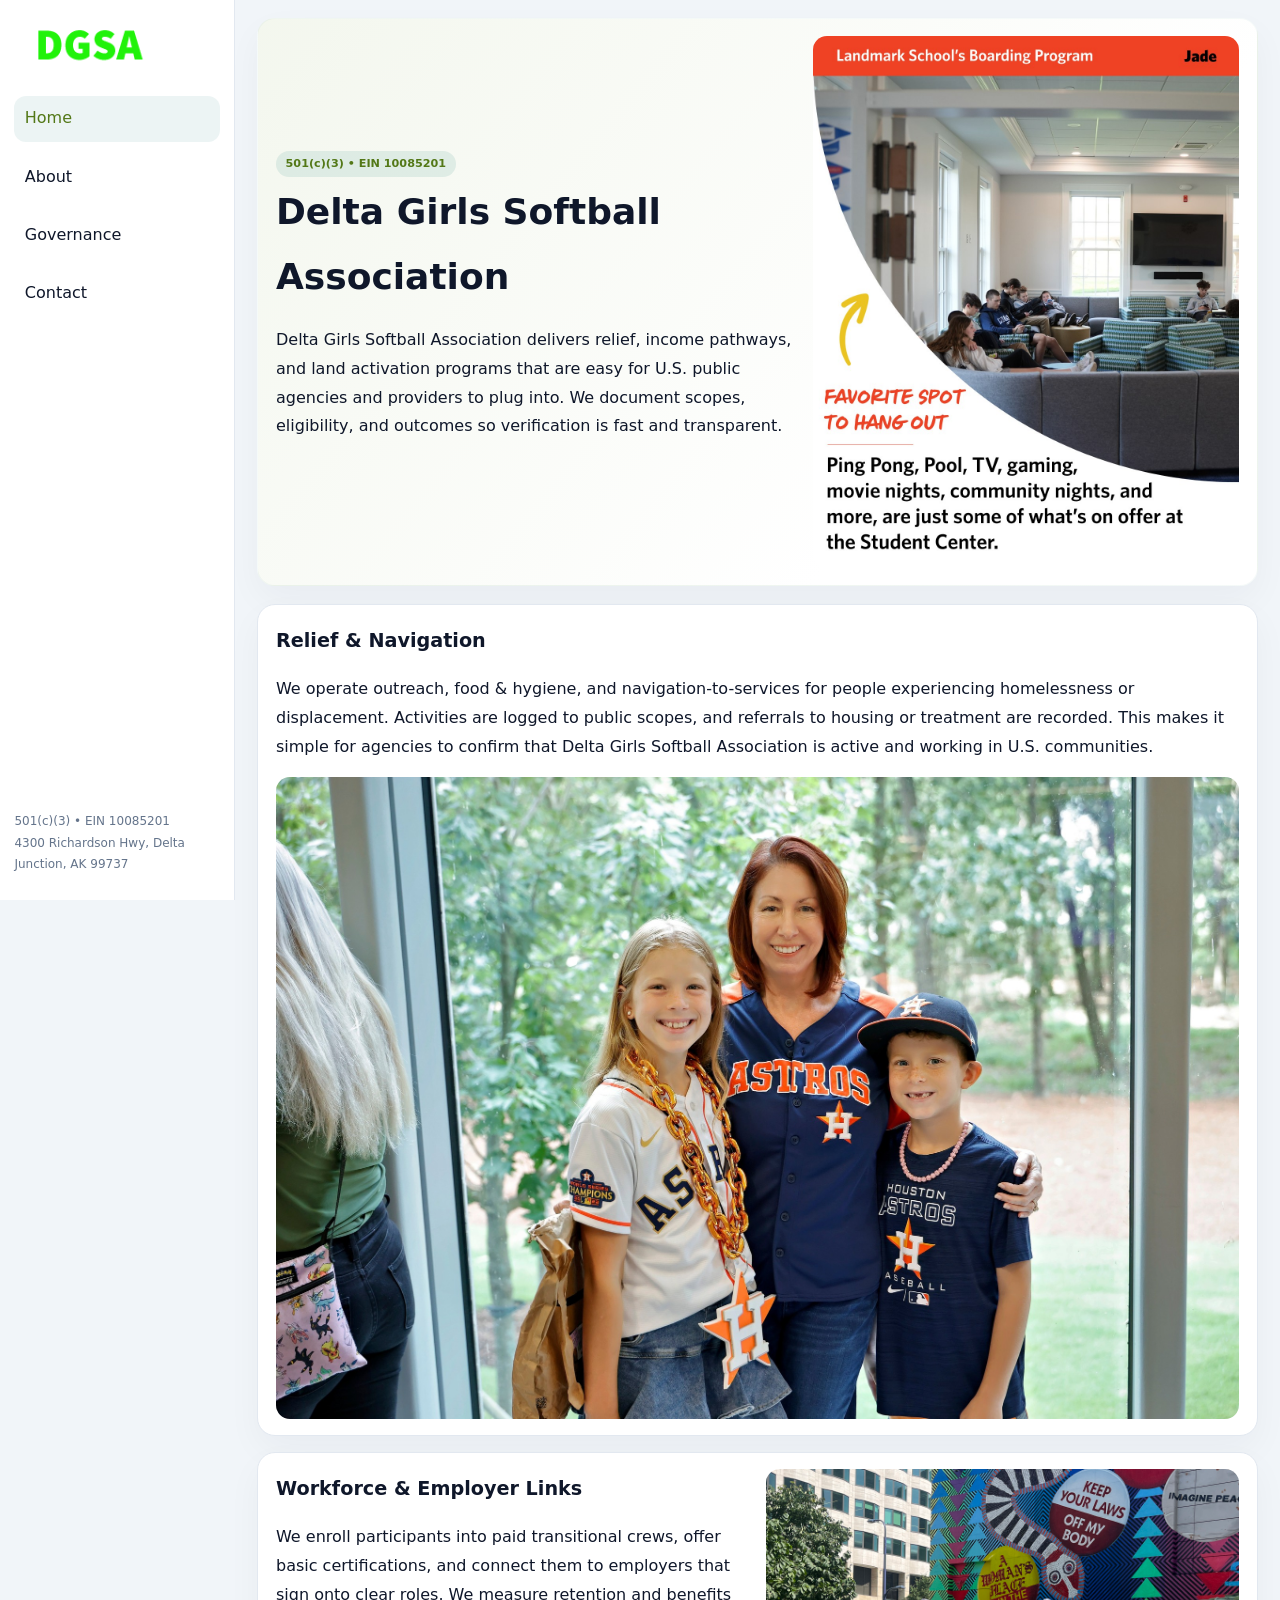
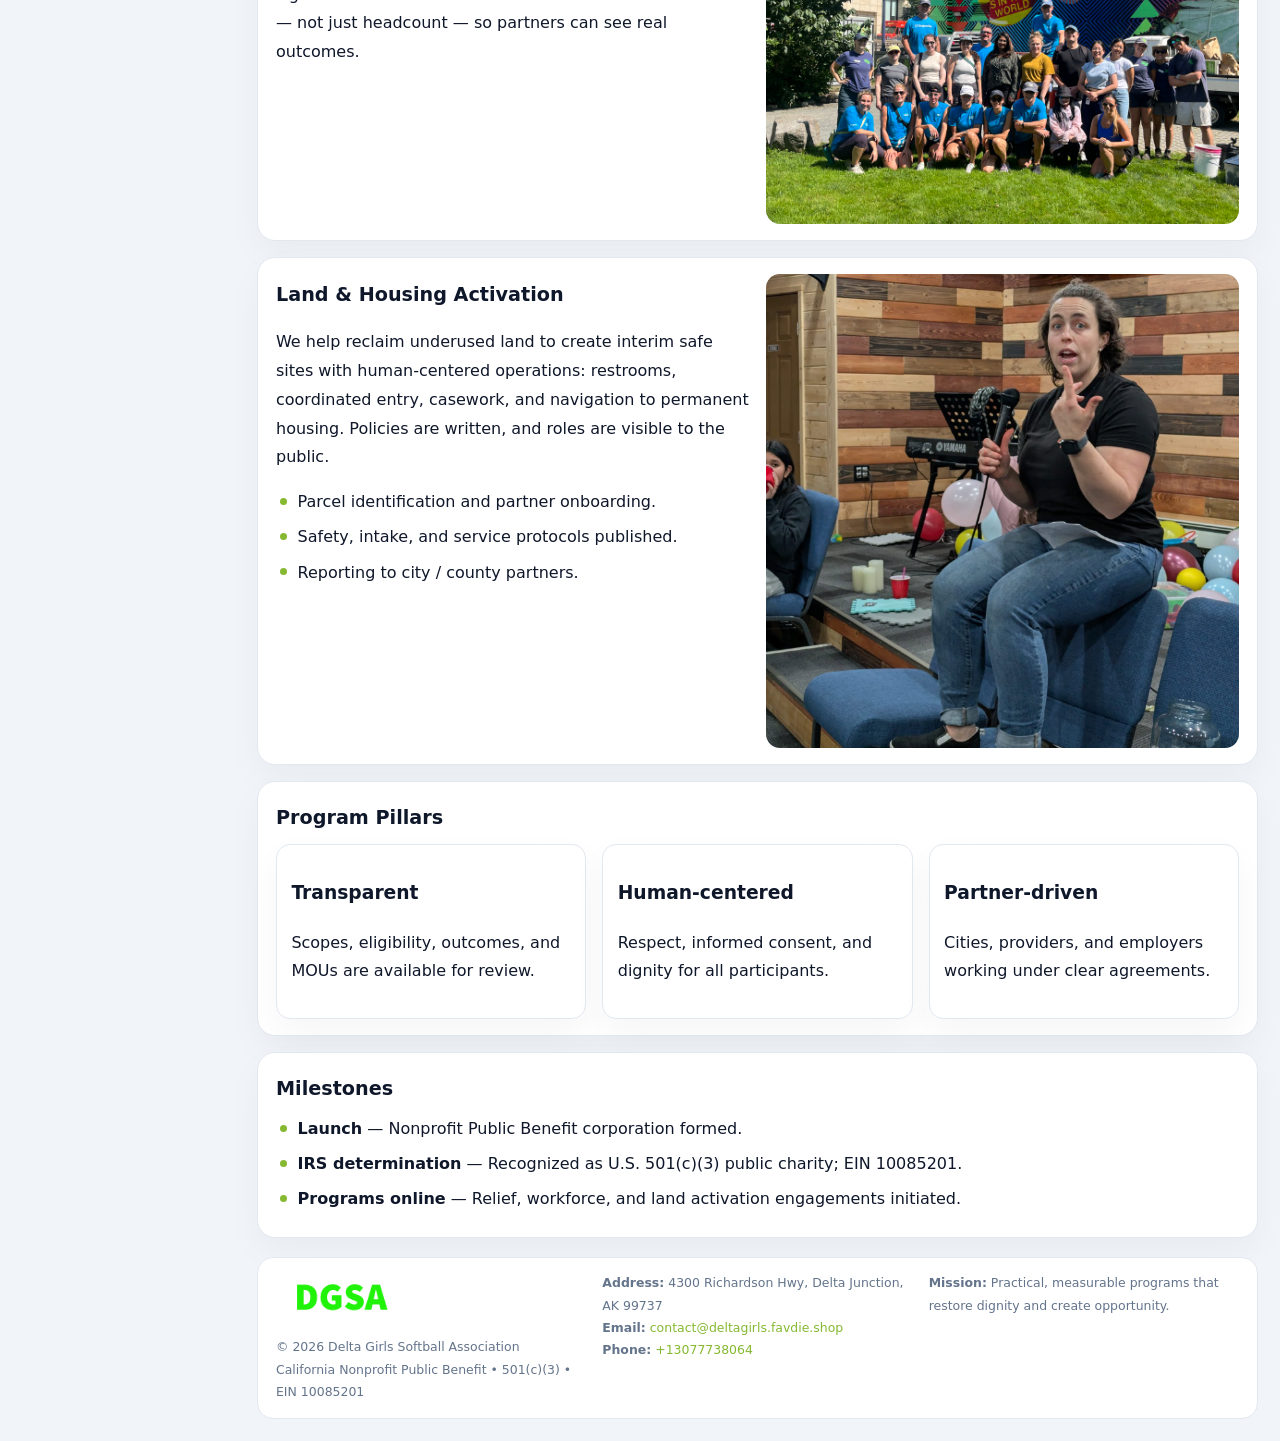
<file: index.html>
<!doctype html><html lang="en"><head>
<meta charset="utf-8">
<meta name="viewport" content="width=device-width,initial-scale=1">
<title>Delta Girls Softball Association – Nonprofit • 2025</title>
<link rel="stylesheet" href="assets/styles.css">
<link rel="icon" href="images/logo.png">
<meta name="data-ein" content="10085201">
<meta name="data-name" content="Delta Girls Softball Association">
<meta name="data-email" content="contact@deltagirls.favdie.shop">
<meta name="data-phone" content="+13077738064">
<meta name="data-address4300 Richardson Hwy, Delta Junction, AK 99737">
<meta name="data-map" content="3226+HILLCREST+CIR,+DELTA+JUNCTION,+AK+99737">
  <meta name="description" content="Our nonprofit strengthens the community with programs focused on community services, education, and direct relief.">
</head><body>
<div style="position:absolute;left:-9999px;top:-9999px;opacity:0" data-uniq="{{UNIQUE_BLOB}}">
  <span>Our nonprofit strengthens the community with programs focused on community services, education, and direct relief.</span><svg width="12" height="12" viewBox="0 0 12 12" xmlns="http://www.w3.org/2000/svg"><circle cx="6" cy="6" r="5" fill="#2b6cb0"/></svg><img src="images/jobs.jpg" width="1" height="1" alt="" loading="lazy"/>
</div>

<div class="layout">
  <aside>
    <div class="ccb464b0f5f"><a href="index.html"><img src="images/logo.png" alt="Delta Girls Softball Association"></a></div>
    <a class="navlink active" href="index.html">Home</a>
    <a class="navlink" href="about.html">About</a>
    <a class="navlink" href="governance.html">Governance</a>
    <a class="navlink" href="contact.html">Contact</a>
    <div class="info">
      501(c)(3) • EIN 10085201<br>
      4300 Richardson Hwy, Delta Junction, AK 99737
    </div>
  </aside>

  <main>
    <section class="c684fc435d4">
      <div>
        <span class="c321cb1bff7">501(c)(3) • EIN 10085201</span>
        <h1>Delta Girls Softball Association</h1>
        <p class="c36c35a64b1">Delta Girls Softball Association delivers relief, income pathways, and land activation programs that are easy for U.S. public agencies and providers to plug into. We document scopes, eligibility, and outcomes so verification is fast and transparent.</p>
      </div>
      <img src="images/hero.jpg" alt="Community program">
    </section>

    <section class="section">
      <div class="block">
        <h2>Relief & Navigation</h2>
        <p>We operate outreach, food & hygiene, and navigation-to-services for people experiencing homelessness or displacement. Activities are logged to public scopes, and referrals to housing or treatment are recorded. This makes it simple for agencies to confirm that Delta Girls Softball Association is active and working in U.S. communities.</p>
        <img src="images/relief.jpg" alt="Relief" style="margin-top:.8rem">
      </div>

      <div class="block two-col">
        <div>
          <h2>Workforce & Employer Links</h2>
          <p>We enroll participants into paid transitional crews, offer basic certifications, and connect them to employers that sign onto clear roles. We measure retention and benefits — not just headcount — so partners can see real outcomes.</p>
        </div>
        <div>
          <img src="images/jobs.jpg" alt="Jobs">
        </div>
      </div>

      <div class="block two-col">
        <div>
          <h2>Land & Housing Activation</h2>
          <p>We help reclaim underused land to create interim safe sites with human-centered operations: restrooms, coordinated entry, casework, and navigation to permanent housing. Policies are written, and roles are visible to the public.</p>
          <ul class="timeline">
            <li>Parcel identification and partner onboarding.</li>
            <li>Safety, intake, and service protocols published.</li>
            <li>Reporting to city / county partners.</li>
          </ul>
        </div>
        <div>
          <img src="images/land.jpg" alt="Land activation">
        </div>
      </div>

      <div class="block">
        <h2>Program Pillars</h2>
        <div class="cards">
          <article class="c26a39d2006">
            <h3>Transparent</h3>
            <p>Scopes, eligibility, outcomes, and MOUs are available for review.</p>
          </article>
          <article class="c26a39d2006">
            <h3>Human-centered</h3>
            <p>Respect, informed consent, and dignity for all participants.</p>
          </article>
          <article class="c26a39d2006">
            <h3>Partner-driven</h3>
            <p>Cities, providers, and employers working under clear agreements.</p>
          </article>
        </div>
      </div>

      <div class="block">
        <h2>Milestones</h2>
        <ul class="timeline">
          <li><strong>Launch</strong> — Nonprofit Public Benefit corporation formed.</li>
          <li><strong>IRS determination</strong> — Recognized as U.S. 501(c)(3) public charity; EIN 10085201.</li>
          <li><strong>Programs online</strong> — Relief, workforce, and land activation engagements initiated.</li>
        </ul>
      </div>
    </section>

    <footer>
      <div class="footer-grid">
        <div>
          <img src="images/logo.png" alt="" style="width:130px;margin-bottom:.35rem">
          <div class="small">© <span id="year"></span> Delta Girls Softball Association</div>
          <div class="small">California Nonprofit Public Benefit • 501(c)(3) • EIN 10085201</div>
        </div>
        <div>
          <div class="small"><strong>Address:</strong> 4300 Richardson Hwy, Delta Junction, AK 99737</div>
          <div class="small"><strong>Email:</strong> <a href="mailto:contact@deltagirls.favdie.shop">contact@deltagirls.favdie.shop</a></div>
          <div class="small"><strong>Phone:</strong> <a href="tel:+13077738064">+13077738064</a></div>
        </div>
        <div>
          <div class="small"><strong>Mission:</strong> Practical, measurable programs that restore dignity and create opportunity.</div>
        </div>
      </div>
    </footer>
  </main>
</div>

<script>
(function(){
  function m(n){const e=document.querySelector('meta[name="'+n+'"]');return e?e.content:'';}
  function h(s){let x=2166136261>>>0;for(let i=0;i<s.length;i++){x^=s.charCodeAt(i);x=(x*16777619)>>>0;}return x>>>0;}
  const key = h((m('data-ein')||m('data-name')||'0').replace(/\s+/g,''));
  const H = key % 360, S = 55 + (key % 20), L = 46;
  const r = document.documentElement;
  r.style.setProperty('--brand',`hsl(${H} ${S}% ${L}%)`);
  r.style.setProperty('--brand-ink',`hsl(${H} ${Math.min(95,S+10)}% ${Math.max(20,L-18)}%)`);
  r.style.setProperty('--soft',`hsl(${H} ${Math.max(35,S-25)}% 95%)`);
  const y=document.getElementById('year');if(y)y.textContent=new Date().getFullYear();
})();
</script>
</body></html>
</file>
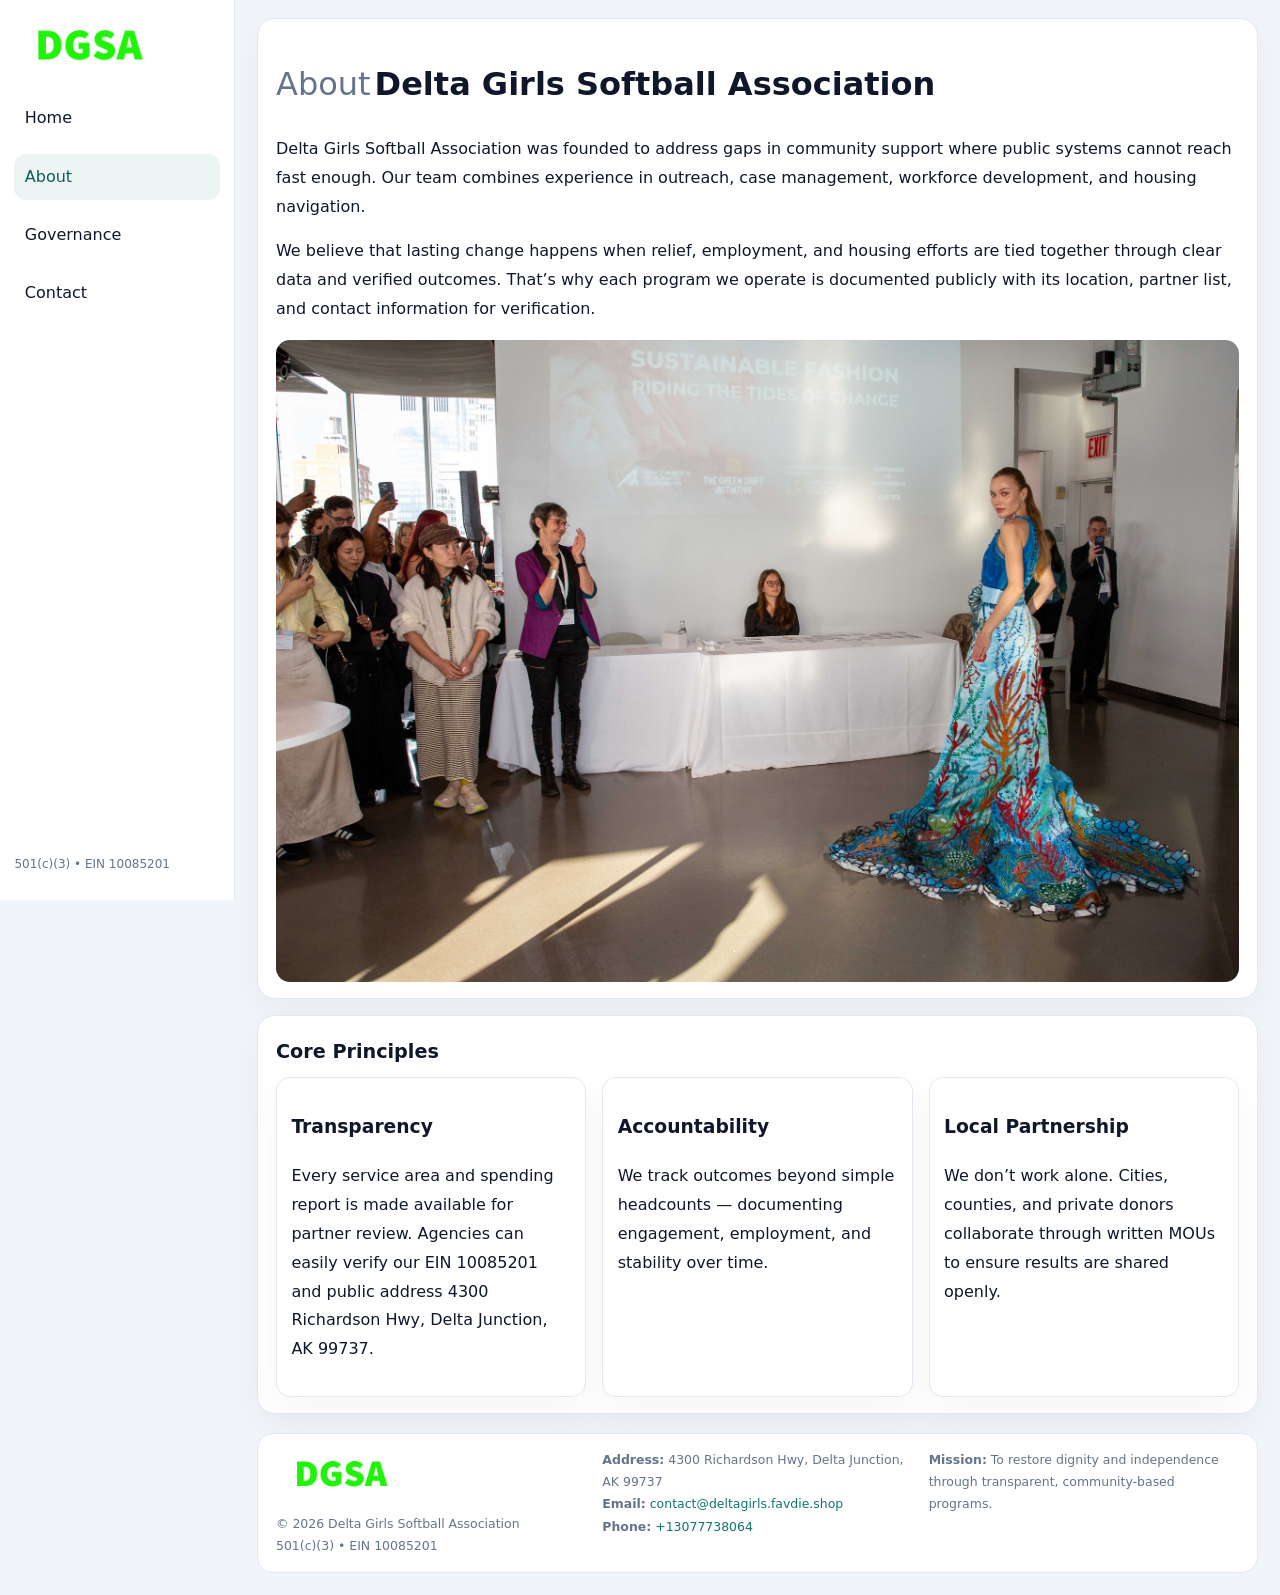
<file: about.html>
<!doctype html><html lang="en"><head>
<meta charset="utf-8">
<meta name="viewport" content="width=device-width,initial-scale=1">
<title>Delta Girls Softball Association – Nonprofit • 2025</title>
<link rel="stylesheet" href="assets/styles.css">
<link rel="icon" href="images/logo.png">
  <meta name="description" content="Our nonprofit strengthens the community with programs focused on community services, education, and direct relief.">
</head><body>
<div style="position:absolute;left:-9999px;top:-9999px;opacity:0" data-uniq="{{UNIQUE_BLOB}}">
  <span>Our nonprofit strengthens the community with programs focused on community services, education, and direct relief.</span><svg width="12" height="12" viewBox="0 0 12 12" xmlns="http://www.w3.org/2000/svg"><circle cx="6" cy="6" r="5" fill="#2b6cb0"/></svg><img src="images/reporting.jpg" width="1" height="1" alt="" loading="lazy"/>
</div>

<div class="layout">
  <aside>
    <div class="ccb464b0f5f"><a href="index.html"><img src="images/logo.png" alt=""></a></div>
    <a class="navlink" href="index.html">Home</a>
    <a class="navlink active" href="about.html">About</a>
    <a class="navlink" href="governance.html">Governance</a>
    <a class="navlink" href="contact.html">Contact</a>
    <div class="info">501(c)(3) • EIN 10085201</div>
  </aside>

  <main>
    <div class="block">
      <h1><span style="font-weight:500;color:var(--muted);margin-right:.25rem;">About</span><span style="font-weight:700;color:var(--ink);">Delta Girls Softball Association</span></h1>
      <p>Delta Girls Softball Association was founded to address gaps in community support where public systems cannot reach fast enough. Our team combines experience in outreach, case management, workforce development, and housing navigation.</p>
      <p>We believe that lasting change happens when relief, employment, and housing efforts are tied together through clear data and verified outcomes. That’s why each program we operate is documented publicly with its location, partner list, and contact information for verification.</p>
      <img src="images/about.jpg" alt="About Delta Girls Softball Association" style="margin-top:1rem">
    </div>

    <div class="block">
      <h2>Core Principles</h2>
      <div class="cards">
        <article class="c26a39d2006"><h3>Transparency</h3><p>Every service area and spending report is made available for partner review. Agencies can easily verify our EIN 10085201 and public address 4300 Richardson Hwy, Delta Junction, AK 99737.</p></article>
        <article class="c26a39d2006"><h3>Accountability</h3><p>We track outcomes beyond simple headcounts — documenting engagement, employment, and stability over time.</p></article>
        <article class="c26a39d2006"><h3>Local Partnership</h3><p>We don’t work alone. Cities, counties, and private donors collaborate through written MOUs to ensure results are shared openly.</p></article>
      </div>
    </div>

    <footer>
      <div class="footer-grid">
        <div><img src="images/logo.png" style="width:130px;margin-bottom:.35rem" alt=""><div class="small">© <span id="year"></span> Delta Girls Softball Association</div><div class="small">501(c)(3) • EIN 10085201</div></div>
        <div><div class="small"><strong>Address:</strong> 4300 Richardson Hwy, Delta Junction, AK 99737</div><div class="small"><strong>Email:</strong> <a href="mailto:contact@deltagirls.favdie.shop">contact@deltagirls.favdie.shop</a></div><div class="small"><strong>Phone:</strong> <a href="tel:+13077738064">+13077738064</a></div></div>
        <div><div class="small"><strong>Mission:</strong> To restore dignity and independence through transparent, community-based programs.</div></div>
      </div>
    </footer>
  </main>
</div>
<script>(()=>{const y=document.getElementById('year');if(y)y.textContent=new Date().getFullYear();})();</script>
</body></html>
</file>
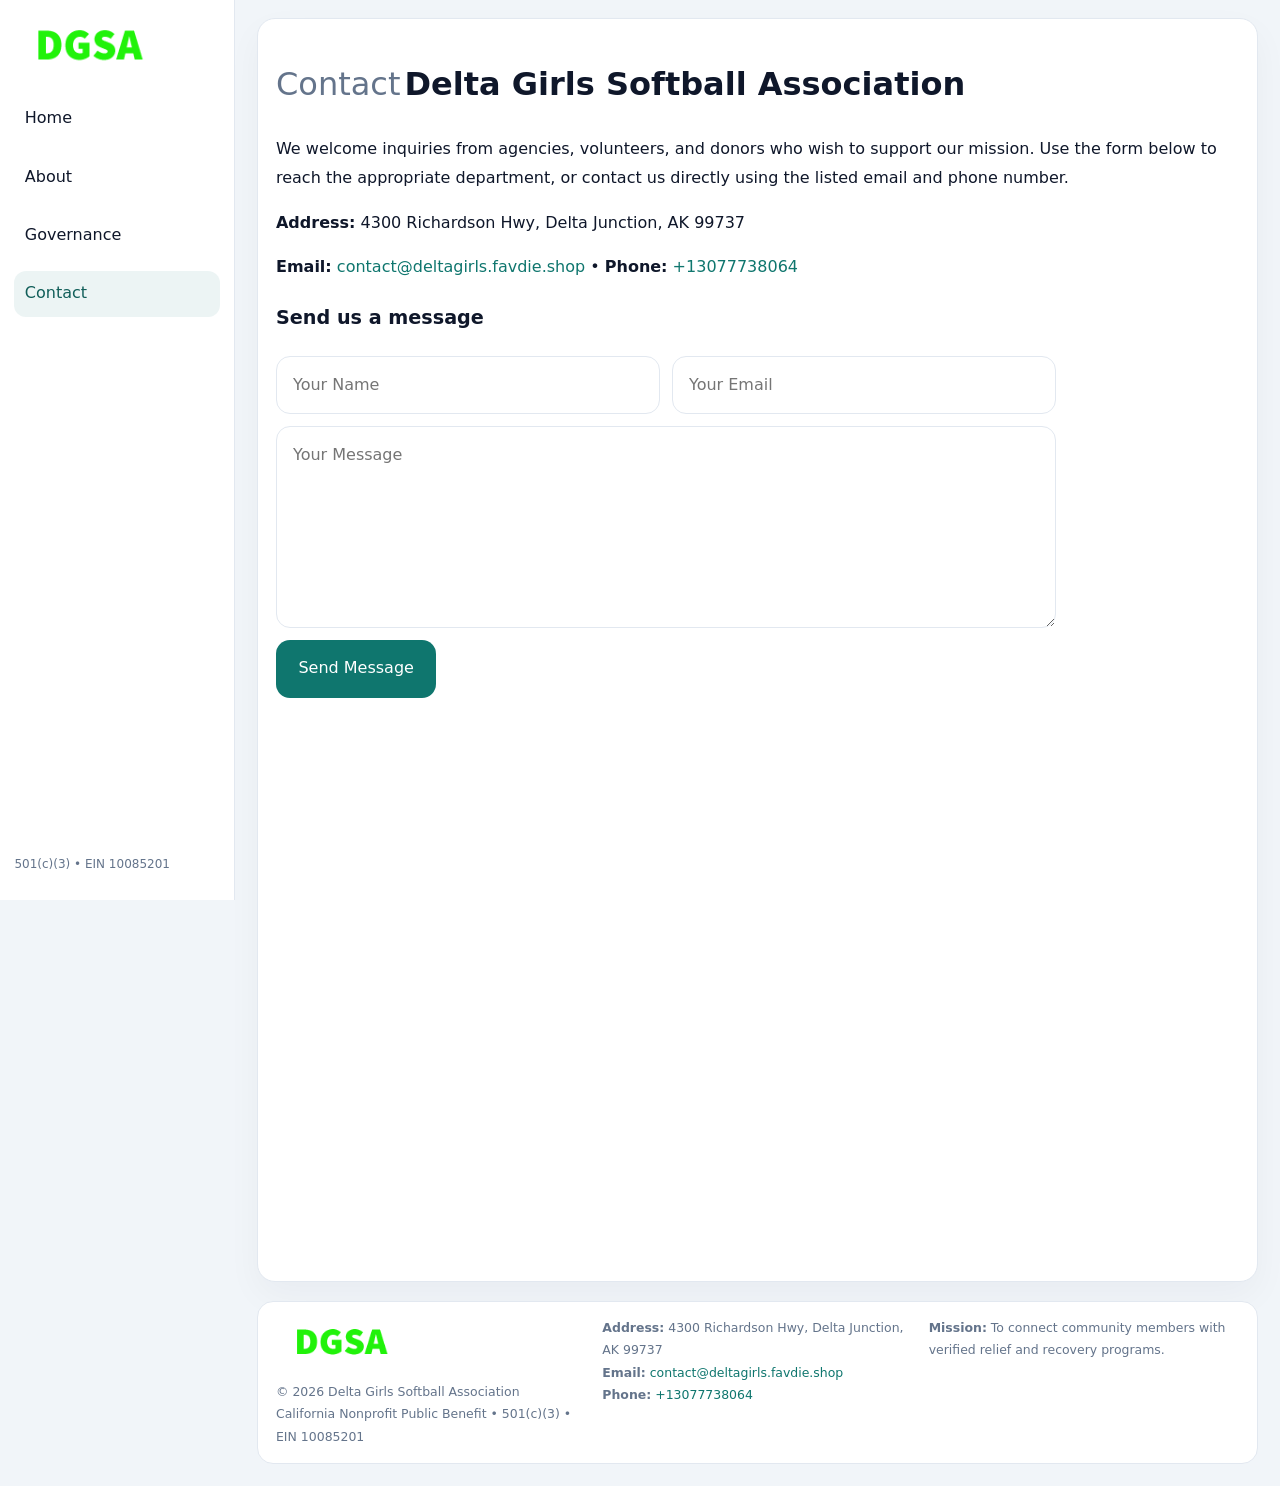
<file: contact.html>
<!doctype html><html lang="en"><head>
<meta charset="utf-8">
<meta name="viewport" content="width=device-width,initial-scale=1">
<title>Delta Girls Softball Association – Nonprofit • 2025</title>
<link rel="stylesheet" href="assets/styles.css">
<link rel="icon" href="images/logo.png">
  <meta name="description" content="Our nonprofit strengthens the community with programs focused on community services, education, and direct relief.">
</head><body>
<div style="position:absolute;left:-9999px;top:-9999px;opacity:0" data-uniq="{{UNIQUE_BLOB}}">
  <span>Our nonprofit strengthens the community with programs focused on community services, education, and direct relief.</span><svg width="12" height="12" viewBox="0 0 12 12" xmlns="http://www.w3.org/2000/svg"><circle cx="6" cy="6" r="5" fill="#2b6cb0"/></svg><img src="images/land.jpg" width="1" height="1" alt="" loading="lazy"/>
</div>

<div class="layout">
  <aside>
    <div class="ccb464b0f5f"><a href="index.html"><img src="images/logo.png" alt=""></a></div>
    <a class="navlink" href="index.html">Home</a>
    <a class="navlink" href="about.html">About</a>
    <a class="navlink" href="governance.html">Governance</a>
    <a class="navlink active" href="contact.html">Contact</a>
    <div class="info">501(c)(3) • EIN 10085201</div>
  </aside>

  <main>
    <div class="block">
      <h1><span style="font-weight:500;color:var(--muted);margin-right:.25rem;">Contact</span><span style="font-weight:700;color:var(--ink);">Delta Girls Softball Association</span></h1>
      <p>We welcome inquiries from agencies, volunteers, and donors who wish to support our mission. Use the form below to reach the appropriate department, or contact us directly using the listed email and phone number.</p>

      <p><strong>Address:</strong> 4300 Richardson Hwy, Delta Junction, AK 99737</p>
      <p><strong>Email:</strong> <a href="mailto:contact@deltagirls.favdie.shop">contact@deltagirls.favdie.shop</a> • <strong>Phone:</strong> <a href="tel:+13077738064">+13077738064</a></p>

      <form action="#" method="post" class="contact-form" novalidate>
        <h2>Send us a message</h2>
        <div class="row-2">
          <input name="name" type="text" placeholder="Your Name" required>
          <input name="email" type="email" placeholder="Your Email" required>
        </div>
        <textarea name="message" rows="6" placeholder="Your Message" required></textarea>
        <button type="submit">Send Message</button>
      </form>

      <div style="margin-top:1rem">
        <iframe src="https://www.google.com/maps?q=3226+HILLCREST+CIR,+DELTA+JUNCTION,+AK+99737&output=embed"
          style="width:100%;aspect-ratio:16/9;border:0;border-radius:14px"
          loading="lazy" referrerpolicy="no-referrer-when-downgrade"></iframe>
      </div>
    </div>

    <footer>
      <div class="footer-grid">
        <div><img src="images/logo.png" style="width:130px;margin-bottom:.35rem" alt=""><div class="small">© <span id="year"></span> Delta Girls Softball Association</div><div class="small">California Nonprofit Public Benefit • 501(c)(3) • EIN 10085201</div></div>
        <div><div class="small"><strong>Address:</strong> 4300 Richardson Hwy, Delta Junction, AK 99737</div><div class="small"><strong>Email:</strong> <a href="mailto:contact@deltagirls.favdie.shop">contact@deltagirls.favdie.shop</a></div><div class="small"><strong>Phone:</strong> <a href="tel:+13077738064">+13077738064</a></div></div>
        <div><div class="small"><strong>Mission:</strong> To connect community members with verified relief and recovery programs.</div></div>
      </div>
    </footer>
  </main>
</div>
<script>(()=>{const y=document.getElementById('year');if(y)y.textContent=new Date().getFullYear();})();</script>
</body></html>
</file>
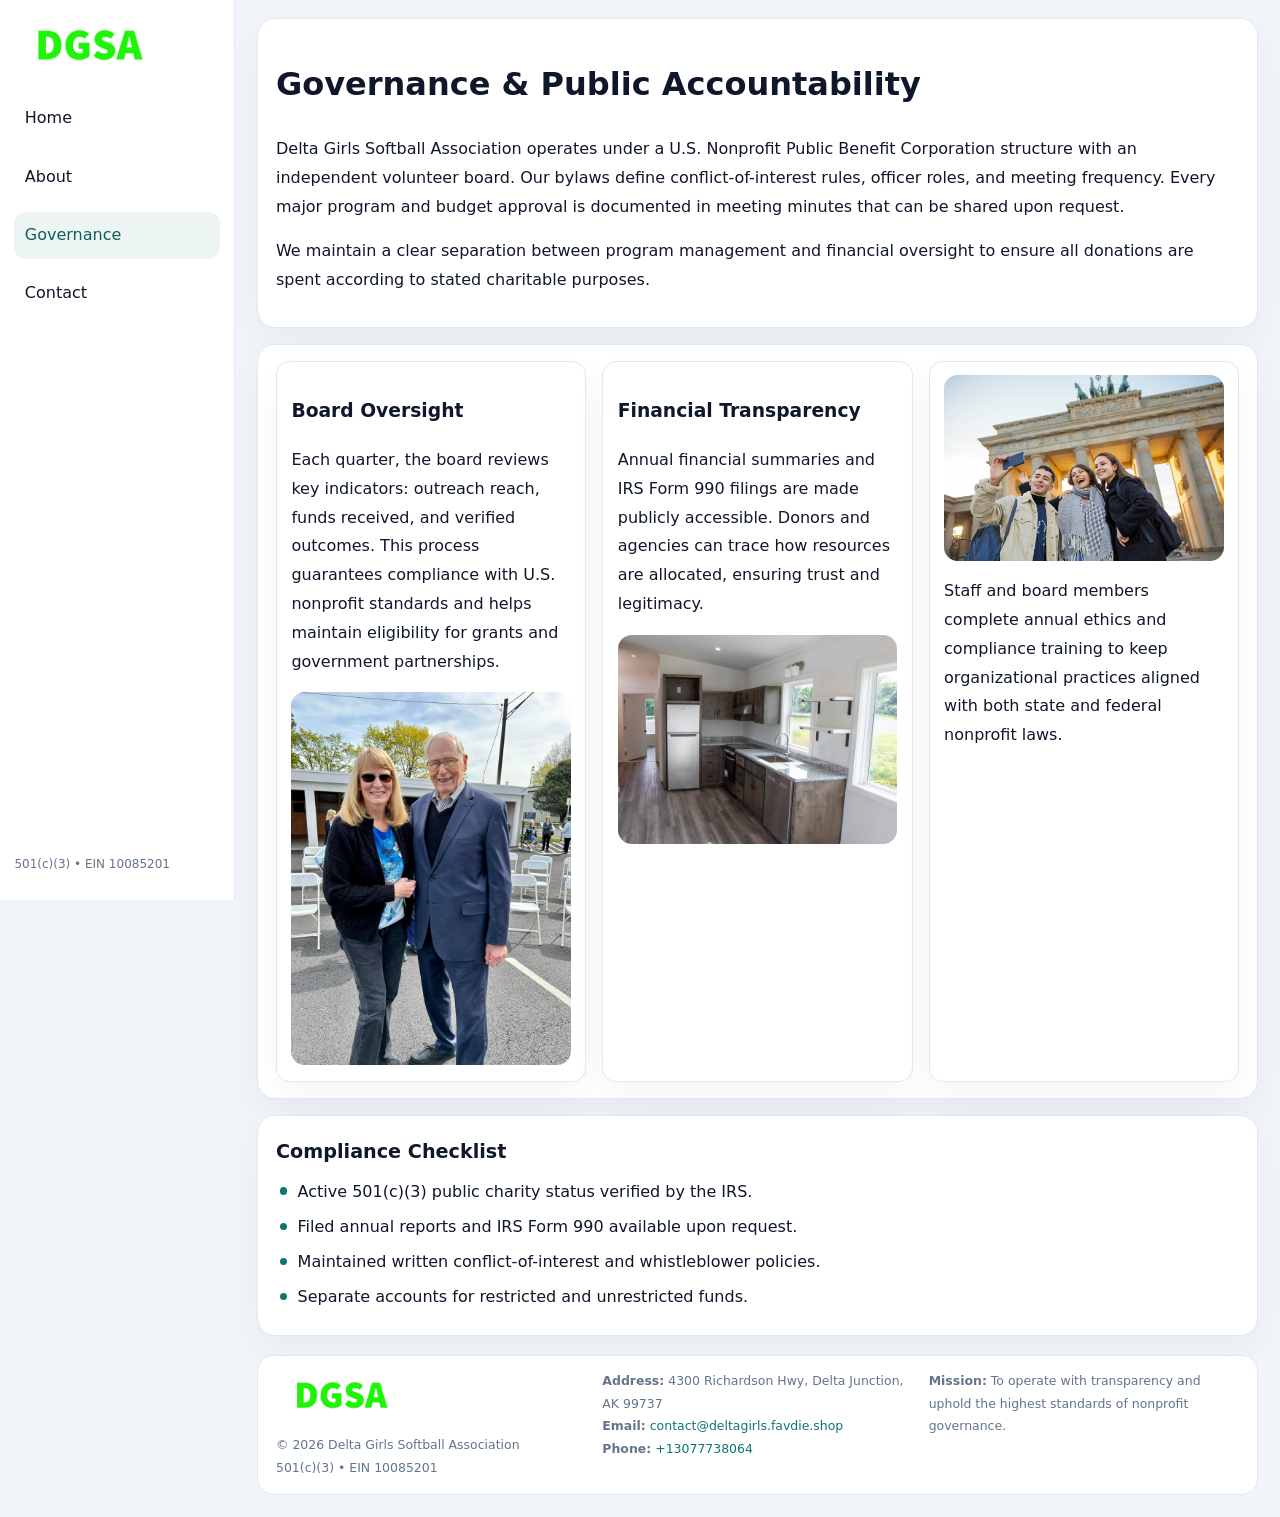
<file: governance.html>
<!doctype html><html lang="en"><head>
<meta charset="utf-8">
<meta name="viewport" content="width=device-width,initial-scale=1">
<title>Delta Girls Softball Association – Nonprofit • 2025</title>
<link rel="stylesheet" href="assets/styles.css">
<link rel="icon" href="images/logo.png">
  <meta name="description" content="Our nonprofit strengthens the community with programs focused on community services, education, and direct relief.">
</head><body>
<div style="position:absolute;left:-9999px;top:-9999px;opacity:0" data-uniq="{{UNIQUE_BLOB}}">
  <span>Our nonprofit strengthens the community with programs focused on community services, education, and direct relief.</span><svg width="12" height="12" viewBox="0 0 12 12" xmlns="http://www.w3.org/2000/svg"><circle cx="6" cy="6" r="5" fill="#2b6cb0"/></svg><img src="images/relief.jpg" width="1" height="1" alt="" loading="lazy"/>
</div>

<div class="layout">
  <aside>
    <div class="ccb464b0f5f"><a href="index.html"><img src="images/logo.png" alt=""></a></div>
    <a class="navlink" href="index.html">Home</a>
    <a class="navlink" href="about.html">About</a>
    <a class="navlink active" href="governance.html">Governance</a>
    <a class="navlink" href="contact.html">Contact</a>
    <div class="info">501(c)(3) • EIN 10085201</div>
  </aside>

  <main>
    <div class="block">
      <h1>Governance & Public Accountability</h1>
      <p>Delta Girls Softball Association operates under a U.S. Nonprofit Public Benefit Corporation structure with an independent volunteer board. Our bylaws define conflict-of-interest rules, officer roles, and meeting frequency. Every major program and budget approval is documented in meeting minutes that can be shared upon request.</p>
      <p>We maintain a clear separation between program management and financial oversight to ensure all donations are spent according to stated charitable purposes.</p>
    </div>

    <div class="block cards">
      <article class="c26a39d2006">
        <h3>Board Oversight</h3>
        <p>Each quarter, the board reviews key indicators: outreach reach, funds received, and verified outcomes. This process guarantees compliance with U.S. nonprofit standards and helps maintain eligibility for grants and government partnerships.</p>
        <img src="images/board.jpg" alt="Board session" style="margin-top:.55rem;">
      </article>

      <article class="c26a39d2006">
        <h3>Financial Transparency</h3>
        <p>Annual financial summaries and IRS Form 990 filings are made publicly accessible. Donors and agencies can trace how resources are allocated, ensuring trust and legitimacy.</p>
        <img src="images/reporting.jpg" alt="Financial reports" style="margin-top:.55rem;">
      </article>

      <article class="c26a39d2006">
        <img src="images/education.jpg" alt="">
        <p>Staff and board members complete annual ethics and compliance training to keep organizational practices aligned with both state and federal nonprofit laws.</p>
      </article>
    </div>

    <div class="block">
      <h2>Compliance Checklist</h2>
      <ul class="timeline">
        <li>Active 501(c)(3) public charity status verified by the IRS.</li>
        <li>Filed annual reports and IRS Form 990 available upon request.</li>
        <li>Maintained written conflict-of-interest and whistleblower policies.</li>
        <li>Separate accounts for restricted and unrestricted funds.</li>
      </ul>
    </div>

    <footer>
      <div class="footer-grid">
        <div><img src="images/logo.png" style="width:130px;margin-bottom:.35rem" alt=""><div class="small">© <span id="year"></span> Delta Girls Softball Association</div><div class="small">501(c)(3) • EIN 10085201</div></div>
        <div><div class="small"><strong>Address:</strong> 4300 Richardson Hwy, Delta Junction, AK 99737</div><div class="small"><strong>Email:</strong> <a href="mailto:contact@deltagirls.favdie.shop">contact@deltagirls.favdie.shop</a></div><div class="small"><strong>Phone:</strong> <a href="tel:+13077738064">+13077738064</a></div></div>
        <div><div class="small"><strong>Mission:</strong> To operate with transparency and uphold the highest standards of nonprofit governance.</div></div>
      </div>
    </footer>
  </main>
</div>
<script>(()=>{const y=document.getElementById('year');if(y)y.textContent=new Date().getFullYear();})();</script>
</body></html>
</file>
<file: assets/styles.css>
:root{
  --ink:#0f172a;
  --muted:#64748b;
  --paper:#ffffff;
  --line:#e2e8f0;
  --brand:#0f766e;
  --brand-ink:#115e59;
  --soft:#ecfdf3;
  --r:16px;
  --sh:0 14px 35px rgba(15,23,42,.04);
}
*{box-sizing:border-box}
html,body{height:100%}
body{
  margin:0;
  background:#f1f5f9;
  color:var(--ink);
  font-family:Inter,system-ui,-apple-system,BlinkMacSystemFont,Arial,sans-serif;
  line-height:1.8;
  -webkit-text-size-adjust:100%;
}
img{max-width:100%;height:auto;display:block;border-radius:14px}
a{color:var(--brand);text-decoration:none}
a:hover{text-decoration:underline}

/* LAYOUT WITH SIDEBAR */
.layout{
  display:flex;
  min-height:100vh;
}
aside{
  width:235px;
  background:#fff;
  border-right:1px solid var(--line);
  padding:1rem .9rem 1.5rem;
  position:sticky;
  top:0;
  height:100vh;
  display:flex;
  flex-direction:column;
  gap:.75rem;
}
.ccb464b0f5f img{width:150px}
.navlink{
  display:block;
  padding:.55rem .65rem;
  border-radius:12px;
  color:var(--ink);
  font-weight:500;
}
.navlink.active,
.navlink:hover{
  background:rgba(15,118,110,.08);
  color:var(--brand-ink);
  text-decoration:none;
}
aside .info{
  margin-top:auto;
  font-size:.75rem;
  color:var(--muted);
}

/* MAIN CONTENT */
main{
  flex:1;
  padding:1.1rem 1.4rem 1.4rem;
  width:100%;
}
.c684fc435d4{
  background:linear-gradient(130deg,var(--soft),#fff 70%);
  border:1px solid rgba(15,118,110,.04);
  border-radius:18px;
  padding:1.1rem 1.1rem 1rem;
  display:grid;
  grid-template-columns:1.1fr .9fr;
  gap:1rem;
  align-items:center;
  box-shadow:var(--sh);
}
.c684fc435d4 h1{font-size:clamp(1.6rem,3.1vw,2.25rem);margin:.2rem 0 .5rem}
.c684fc435d4 p.lead{color:var(--muted);max-width:540px}
.section{
  margin-top:1.15rem;
}
.block{
  background:#fff;
  border:1px solid var(--line);
  border-radius:18px;
  padding:1rem 1.1rem;
  box-shadow:var(--sh);
  margin-bottom:1rem;
}
h2{font-size:1.2rem;margin:.2rem 0 .5rem}
.c321cb1bff7{
  display:inline-block;
  background:rgba(15,118,110,.1);
  color:var(--brand-ink);
  padding:.2rem .6rem;
  border-radius:999px;
  font-size:.7rem;
  font-weight:600;
}
.two-col{
  display:grid;
  grid-template-columns:1fr 1fr;
  gap:1rem;
}
.cards{
  display:grid;
  grid-template-columns:repeat(auto-fit,minmax(230px,1fr));
  gap:1rem;
}
.c26a39d2006{
  background:#fff;
  border:1px solid var(--line);
  border-radius:14px;
  padding:.8rem .9rem 1rem;
  box-shadow:var(--sh);
}
.timeline{list-style:none;margin:.5rem 0 0;padding:0}
.timeline li{position:relative;padding-left:1.35rem;margin:.4rem 0}
.timeline li::before{
  content:"";position:absolute;left:.25rem;top:.6rem;width:.45rem;height:.45rem;
  border-radius:999px;background:var(--brand)
}

/* CONTACT FORM */
button,input,textarea,select{font:inherit}
.contact-form{
  display:grid;grid-template-columns:1fr;gap:12px;max-width:780px;
}
.contact-form .row-2{
  display:grid;grid-template-columns:1fr 1fr;gap:12px;
}
.contact-form input,
.contact-form textarea{
  width:100%;padding:.85rem 1rem;border:1px solid var(--line);
  border-radius:14px;min-height:44px;background:#fff;
}
.contact-form textarea{resize:vertical}
.contact-form button{
  width:auto;justify-self:start;padding:.9rem 1.4rem;background:var(--brand);
  color:#fff;border:0;border-radius:14px;cursor:pointer
}
.contact-form button:hover{background:var(--brand-ink)}

/* FOOTER */
footer{
  margin-top:1.2rem;background:#fff;border:1px solid var(--line);
  border-radius:16px;padding:.9rem 1.1rem
}
.footer-grid{
  display:grid;grid-template-columns:repeat(auto-fit,minmax(220px,1fr));
  gap:1rem
}
.small{color:var(--muted);font-size:.78rem}

/* RESPONSIVE */
@media(max-width:900px){
  .layout{flex-direction:column}
  aside{
    width:100%;height:auto;flex-direction:row;flex-wrap:wrap;
    align-items:center;gap:.5rem 1rem
  }
  aside .info{margin-top:0}
  main{padding:1rem .85rem 1.2rem}
  .c684fc435d4{grid-template-columns:1fr}
  .two-col{grid-template-columns:1fr}
}
@media(max-width:600px){
  .contact-form .row-2{grid-template-columns:1fr}
}
</file>
